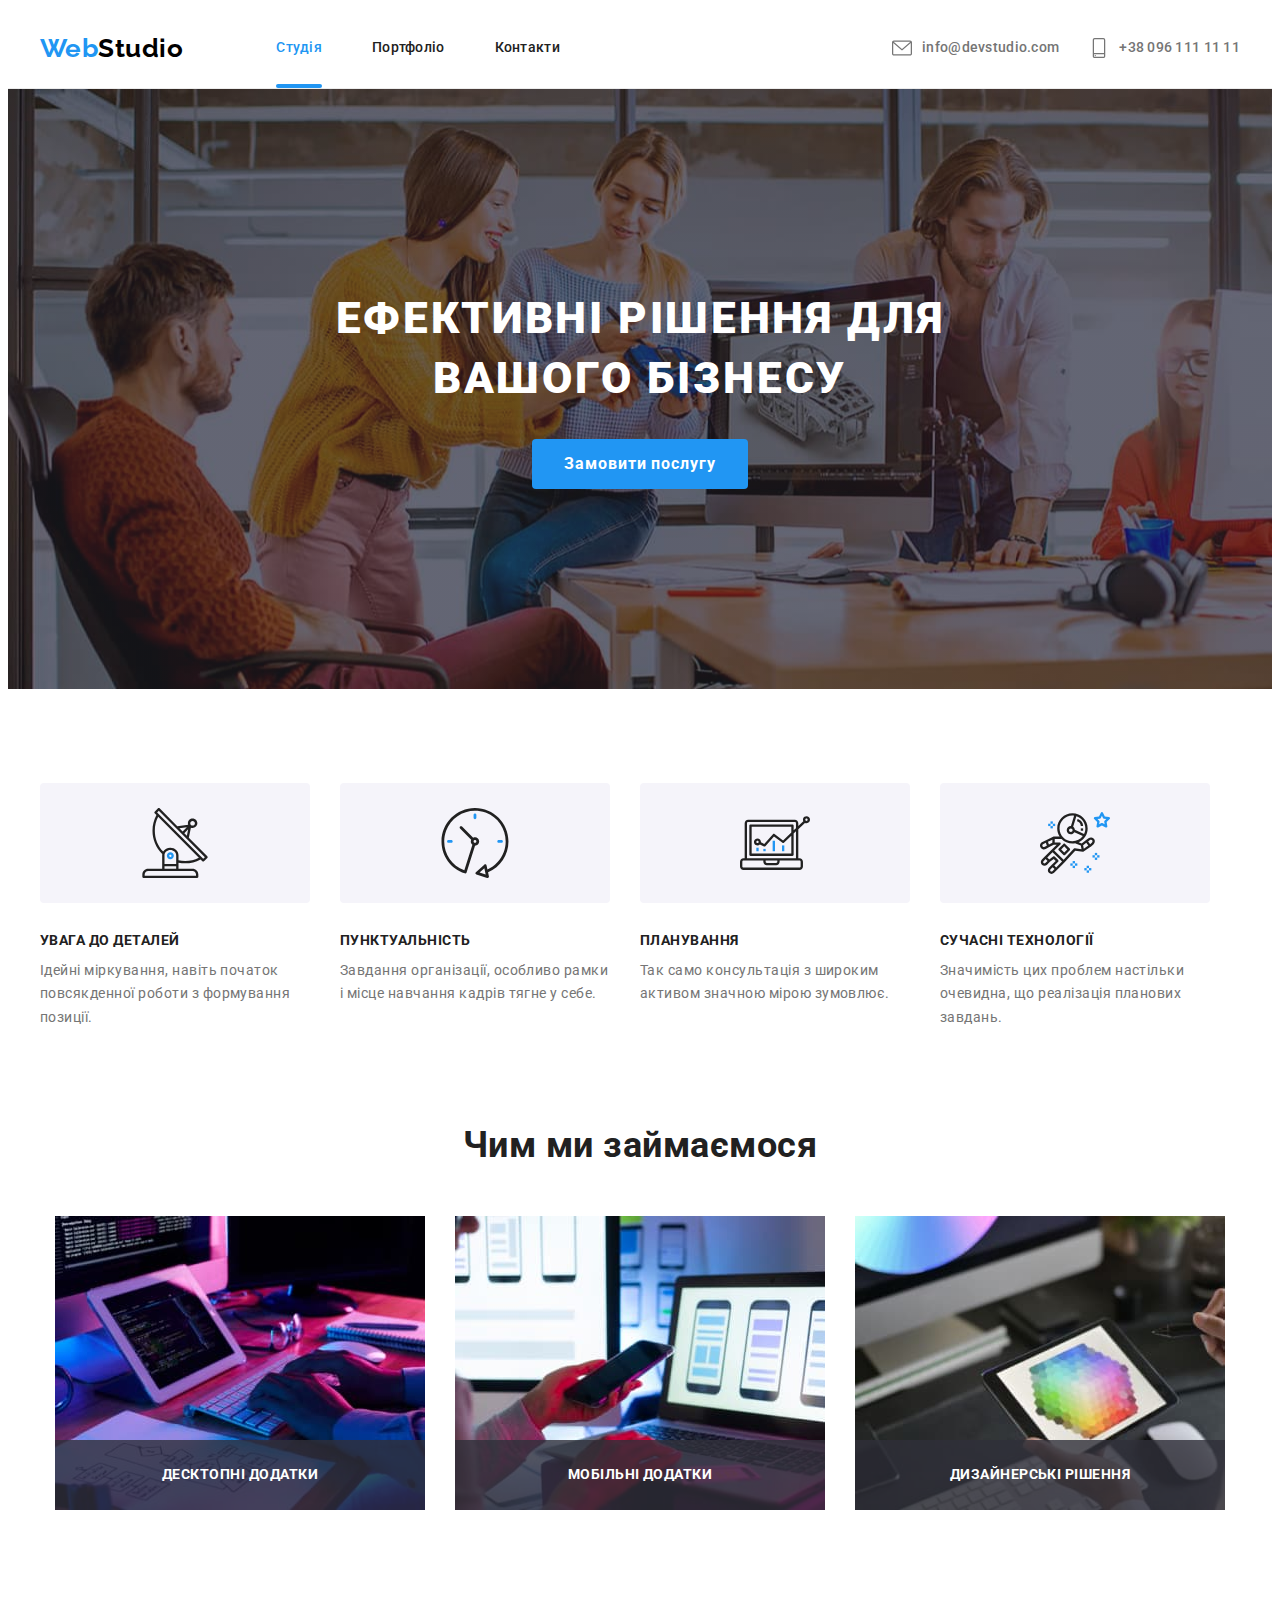
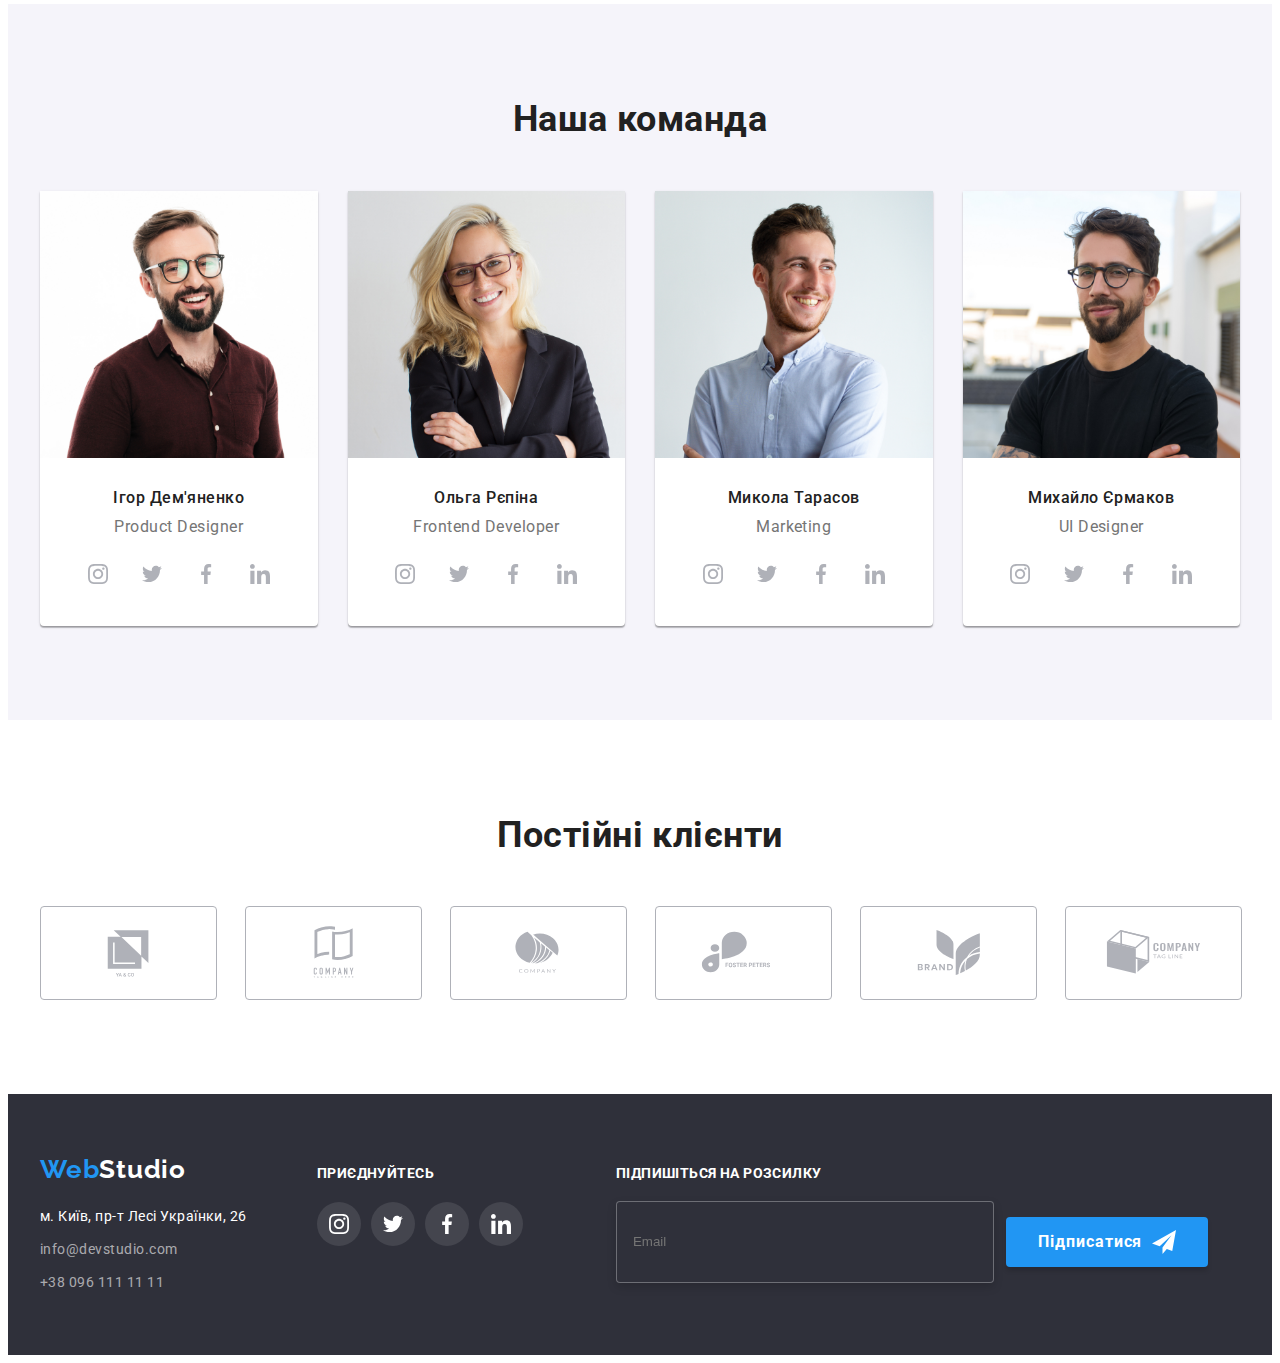
<file: index.html>
<!DOCTYPE html>
<html lang="uk">
  <head>
    <meta charset="UTF-8" />
    <meta http-equiv="X-UA-Compatible" content="IE=edge" />
    <meta name="viewport" content="width=device-width, initial-scale=1.0" />
    <title>Web Studio</title>

    <link rel="preconnect" href="https://fonts.googleapis.com" />
    <link rel="preconnect" href="https://fonts.gstatic.com" crossorigin />
    <link
      href="https://fonts.googleapis.com/css2?family=Raleway:wght@700&family=Roboto:wght@400;500;700;900&display=swap"
      rel="stylesheet"
    />

    <link
      rel="stylesheet"
      href="https://cdnjs.cloudflare.com/ajax/libs/modern-normalize/1.1.0/modern-normalize.min.css"
      integrity="sha512-wpPYUAdjBVSE4KJnH1VR1HeZfpl1ub8YT/NKx4PuQ5NmX2tKuGu6U/JRp5y+Y8XG2tV+wKQpNHVUX03MfMFn9Q=="
      crossorigin="anonymous"
      referrerpolicy="no-referrer"
    />
    <link rel="stylesheet" href="css/styles.css" />
  </head>
  <body>
    <header class="header">
      <div class="container main-nav">
        <nav class="main-nav">
          <a href="./index.html" class="logo"> <span class="accent">Web</span>Studio</a>
          <ul class="nav-list">
            <li class="nav-item">
              <a href="#about" class="nav-link current">Студія</a>
            </li>
            <li class="nav-item">
              <a href="./portfolio.html" class="nav-link">Портфоліо</a>
            </li>
            <li class="nav-item">
              <a href="#contacts" class="nav-link">Контакти</a>
            </li>
          </ul>
        </nav>
        <ul class="call-us-list">
          <li class="call-us-item">
            <a href="mailto:info@devstudio.com" class="call-us-link mail">
              <svg class="icon" width="20px" height="20px">
                <use href="./images/symbol-defs.svg#icon-mail"></use>
              </svg>
              info@devstudio.com</a
            >
          </li>
          <li class="item">
            <a href="tel:+380961111111" class="call-us-link tel">
              <svg class="icon" width="20px" height="20px">
                <use href="./images/symbol-defs.svg#icon-smartphone"></use>
              </svg>
              +38 096 111 11 11</a
            >
          </li>
        </ul>
      </div>
    </header>
    <main>
      <!-- HERO -->

      <section class="hero section">
        <div class="container">
          <h1 class="hero-title">Ефективні рішення для вашого бізнесу</h1>
          <button type="button" data-modal-open class="button">Замовити послугу</button>
        </div>
      </section>
      <!--  Преимущества  -->

      <section id="about" class="section">
        <div class="container">
          <h2 class="visually-hidden">Преимущества</h2>
          <ul class="feature-list">
            <li class="feature-item">
              <div class="thumb">
                <svg class="feature-icon">
                  <use href="./images/symbol-defs.svg#icon-antenna-1 "></use>
                </svg>
              </div>

              <h3 class="title">УВАГА ДО ДЕТАЛЕЙ</h3>
              <p class="text">
                Ідейні міркування, навіть початок повсякденної роботи з формування позиції.
              </p>
            </li>
            <li class="feature-item">
              <div class="thumb">
                <svg class="feature-icon">
                  <use href="./images/symbol-defs.svg#icon-clock-1"></use>
                </svg>
              </div>
              <h3 class="title">ПУНКТУАЛЬНІСТЬ</h3>
              <p class="text">
                Завдання організації, особливо рамки і місце навчання кадрів тягне у себе.
              </p>
            </li>
            <li class="feature-item">
              <div class="thumb">
                <svg class="feature-icon">
                  <use href="./images/symbol-defs.svg#icon-diagram-1 "></use>
                </svg>
              </div>

              <h3 class="title">ПЛАНУВАННЯ</h3>
              <p class="text">Так само консультація з широким активом значною мірою зумовлює.</p>
            </li>
            <li class="feature-item">
              <div class="thumb">
                <svg class="feature-icon">
                  <use href="./images/symbol-defs.svg#icon-astronaut-1 "></use>
                </svg>
              </div>
              <h3 class="title">СУЧАСНІ ТЕХНОЛОГІЇ</h3>
              <p class="text">
                Значимість цих проблем настільки очевидна, що реалізація планових завдань.
              </p>
            </li>
          </ul>
        </div>
      </section>
      <!-- Примеры работ -->

      <section class="section feature">
        <div class="container">
          <h2 id="portfolio" class="section-title">Чим ми займаємося</h2>
          <ul class="work-list">
            <li class="item">
              <div class="wrap-work-list">
                <img src="./images/studio/portfolio1.jpeg" width="370" alt="стіл веб розробника" />
                <p class="work-list-text">Десктопні додатки</p>
              </div>
            </li>
            <li class="item">
              <div class="wrap-work-list">
                <img
                  src="./images/studio/portfolio2.jpeg"
                  width="370"
                  alt="макбук і айфон розробника"
                />
                <p class="work-list-text">Мобільні додатки</p>
              </div>
            </li>
            <li class="item">
              <div class="wrap-work-list">
                <img src="./images/studio/portfolio3.jpeg" width="370" alt="айпад дизайн" />
                <p class="work-list-text">Дизайнерські рішення</p>
              </div>
            </li>
          </ul>
        </div>
      </section>

      <!-- Команда -->

      <section class="section team">
        <div class="container">
          <h2 class="section-title">Наша команда</h2>
          <ul class="team-list">
            <li class="team-item">
              <img
                src="./images/studio/ihor-demyanenko.jpeg"
                alt="photo ihor demyanenko"
                width="270"
              />

              <div class="wrap-card">
                <h3 class="team-title">Ігор Дем'яненко</h3>
                <p class="team-text">Product Designer</p>
                <ul class="social-list">
                  <li>
                    <a href="" class="social-link">
                      <svg class="link-icon">
                        <use href="./images/symbol-defs.svg#icon-instagram"></use>
                      </svg>
                    </a>
                  </li>
                  <li>
                    <a href="" class="social-link">
                      <svg class="link-icon">
                        <use href="./images/symbol-defs.svg#icon-twitter"></use>
                      </svg>
                    </a>
                  </li>
                  <li>
                    <a href="" class="social-link">
                      <svg class="link-icon">
                        <use href="./images/symbol-defs.svg#icon-facebook"></use>
                      </svg>
                    </a>
                  </li>
                  <li>
                    <a href="" class="social-link">
                      <svg class="link-icon">
                        <use href="./images/symbol-defs.svg#icon-linkedin"></use>
                      </svg>
                    </a>
                  </li>
                </ul>
              </div>
            </li>
            <li class="team-item">
              <img src="./images/studio/olga-repina.jpeg" alt="photo olga repina" width="270" />
              <div class="wrap-card">
                <h3 class="team-title">Ольга Рєпіна</h3>
                <p class="team-text">Frontend Developer</p>
                <ul class="social-list">
                  <li>
                    <a href="" class="social-link">
                      <svg class="link-icon">
                        <use href="./images/symbol-defs.svg#icon-instagram"></use>
                      </svg>
                    </a>
                  </li>
                  <li>
                    <a href="" class="social-link">
                      <svg class="link-icon">
                        <use href="./images/symbol-defs.svg#icon-twitter"></use>
                      </svg>
                    </a>
                  </li>
                  <li>
                    <a href="" class="social-link">
                      <svg class="link-icon">
                        <use href="./images/symbol-defs.svg#icon-facebook"></use>
                      </svg>
                    </a>
                  </li>
                  <li>
                    <a href="" class="social-link">
                      <svg class="link-icon">
                        <use href="./images/symbol-defs.svg#icon-linkedin"></use>
                      </svg>
                    </a>
                  </li>
                </ul>
              </div>
            </li>
            <li class="team-item">
              <img
                src="./images/studio/mykola-tarasov.jpeg"
                alt="photo mykola tarasov"
                width="270"
              />
              <div class="wrap-card">
                <h3 class="team-title">Микола Тарасов</h3>
                <p class="team-text">Marketing</p>
                <ul class="social-list">
                  <li>
                    <a href="" class="social-link">
                      <svg class="link-icon">
                        <use href="./images/symbol-defs.svg#icon-instagram"></use>
                      </svg>
                    </a>
                  </li>
                  <li>
                    <a href="" class="social-link">
                      <svg class="link-icon">
                        <use href="./images/symbol-defs.svg#icon-twitter"></use>
                      </svg>
                    </a>
                  </li>
                  <li>
                    <a href="" class="social-link">
                      <svg class="link-icon">
                        <use href="./images/symbol-defs.svg#icon-facebook"></use>
                      </svg>
                    </a>
                  </li>
                  <li>
                    <a href="" class="social-link">
                      <svg class="link-icon">
                        <use href="./images/symbol-defs.svg#icon-linkedin  "></use>
                      </svg>
                    </a>
                  </li>
                </ul>
              </div>
            </li>
            <li class="team-item">
              <img
                src="./images/studio/myhailo-ermakov.jpeg"
                alt="photo myhailo ermakov"
                width="270"
              />
              <div class="wrap-card">
                <h3 class="team-title">Михайло Єрмаков</h3>
                <p class="team-text">UI Designer</p>
                <ul class="social-list">
                  <li>
                    <a href="" class="social-link">
                      <svg class="link-icon">
                        <use href="./images/symbol-defs.svg#icon-instagram"></use>
                      </svg>
                    </a>
                  </li>
                  <li>
                    <a href="" class="social-link">
                      <svg class="link-icon">
                        <use href="./images/symbol-defs.svg#icon-twitter"></use>
                      </svg>
                    </a>
                  </li>
                  <li>
                    <a href="" class="social-link">
                      <svg class="link-icon">
                        <use href="./images/symbol-defs.svg#icon-facebook"></use>
                      </svg>
                    </a>
                  </li>
                  <li>
                    <a href="" class="social-link">
                      <svg class="link-icon">
                        <use href="./images/symbol-defs.svg#icon-linkedin"></use>
                      </svg>
                    </a>
                  </li>
                </ul>
              </div>
            </li>
          </ul>
        </div>
      </section>

      <!-- CLients -->

      <section class="section clients">
        <div class="container">
          <h2 class="section-title">Постійні клієнти</h2>
          <ul class="clients-list">
            <li class="clients-item">
              <a href="" class="clients-link">
                <svg class="clients-icon">
                  <use href="./images/symbol-defs.svg#icon-client-1"></use>
                </svg>
              </a>
            </li>
            <li class="clients-item">
              <a href="" class="clients-link">
                <svg class="clients-icon">
                  <use href="./images/symbol-defs.svg#icon-client-2"></use>
                </svg>
              </a>
            </li>
            <li class="clients-item">
              <a href="" class="clients-link">
                <svg class="clients-icon">
                  <use href="./images/symbol-defs.svg#icon-client-3"></use>
                </svg>
              </a>
            </li>
            <li class="clients-item">
              <a href="" class="clients-link">
                <svg class="clients-icon">
                  <use href="./images/symbol-defs.svg#icon-client-4"></use>
                </svg>
              </a>
            </li>
            <li class="clients-item">
              <a href="" class="clients-link">
                <svg class="clients-icon">
                  <use href="./images/symbol-defs.svg#icon-client-5"></use>
                </svg>
              </a>
            </li>
            <li class="clients-item">
              <a href="" class="clients-link">
                <svg class="clients-icon">
                  <use href="./images/symbol-defs.svg#icon-client-6"></use>
                </svg>
              </a>
            </li>
          </ul>
        </div>
      </section>
    </main>

    <!-- Footer -->

    <footer id="contacts" class="footer">
      <div class="container footer-container">
        <div class="container-logo_adress">
          <a href="./index.html" class="footer-logo"> <span class="accent">Web</span>Studio</a>
          <address class="adress">
            <ul class="footer-list">
              <li class="footer-item">
                <a
                  href="https://goo.gl/maps/7unWGDFjXXysJGBB8"
                  target="_blank"
                  rel="noopener noreferrer"
                  class="footer-link adress"
                  >м. Київ, пр-т Лесі Українки, 26</a
                >
              </li>
              <li class="footer-item">
                <a href="mailto:info@devstudio.com" class="footer-link">info@devstudio.com</a>
              </li>
              <li class="footer-item">
                <a href="tel:+380961111111" class="footer-link">+38 096 111 11 11</a>
              </li>
            </ul>
          </address>
        </div>

        <div class="container-socials">
          <p class="container-socials-text">приєднуйтесь</p>
          <ul class="social-list">
            <li class="social-item">
              <a href="" class="social-link">
                <svg class="link-icon">
                  <use href="./images/symbol-defs.svg#icon-instagram"></use>
                </svg>
              </a>
            </li>
            <li class="social-item">
              <a href="" class="social-link">
                <svg class="link-icon">
                  <use href="./images/symbol-defs.svg#icon-twitter"></use>
                </svg>
              </a>
            </li>
            <li class="social-item">
              <a href="" class="social-link">
                <svg class="link-icon">
                  <use href="./images/symbol-defs.svg#icon-facebook"></use>
                </svg>
              </a>
            </li>
            <li class="social-item">
              <a href="" class="social-link">
                <svg class="link-icon">
                  <use href="./images/symbol-defs.svg#icon-linkedin"></use>
                </svg>
              </a>
            </li>
          </ul>
        </div>
        <div class="container-subscribe">
          <h2 class="subscribe-tittle">Підпишіться на розсилку</h2>
          <form class="subscribe-form" name="email">
            <input
              class="user-email"
              type="email"
              name="email"
              id="email"
              autocomplete="off"
              placeholder="Email"
            />
            <button class="subs button" type="submit">
              Підписатися<svg class="subs-icon" width="24px" height="24px">
                <use class="subs-icon" href="./images/symbol-defs.svg#icon-send"></use>
              </svg>
            </button>
          </form>
        </div>
      </div>
    </footer>
    <div class="backdrop is-hidden" data-modal>
      <div class="modal">
        <button class="modal-btn-close" type="button" data-modal-close>
          <svg class="icon-close" width="18px" height="18px">
            <use href="./images/symbol-defs.svg#icon-close"></use>
          </svg>
        </button>
        <strong class="form-tittle">Залиште свої дані, ми вам передзвонимо</strong>
        <form class="registration-form" name="registration-form">
          <div class="form-group" role="group">
            <label class="form-field">
              <span class="form-label">Ім'я</span>
              <input class="form-input" type="text" name="user-name" />
              <svg class="form-icon" width="18px" height="18px">
                <use href="./images/symbol-defs.svg#icon-person"></use>
              </svg>
            </label>
            <label class="form-field">
              <span class="form-label">Телефон</span>
              <input class="form-input" type="tel" name="user-phone" />
              <svg class="form-icon" width="18px" height="18px">
                <use href="./images/symbol-defs.svg#icon-phone"></use>
              </svg>
            </label>
            <label class="form-field">
              <span class="form-label">Пошта</span>
              <input class="form-input" type="email" name="user-email au" />
              <svg class="form-icon" width="18px" height="18px">
                <use href="./images/symbol-defs.svg#icon-email"></use>
              </svg>
            </label>
            <label class="form-field">
              <span class="form-label">Коментар</span>
              <textarea
                class="form-message"
                name="user-message"
                rows="5"
                placeholder="Введіть текст"
              ></textarea>
            </label>
          </div>
          <label class="form-agreement">
            <input
              class="form-checkbox visually-hidden"
              type="checkbox"
              name="agreement-checkbox"
            />
            <svg class="form-checkbox-icon" width="16px" height="16px">
              <use class="form-icon-unchecked" href="./images/symbol-defs.svg#icon-unchecked"></use>
              <use class="form-icon-checked" href="./images/symbol-defs.svg#icon-check"></use>
            </svg>
            <strong class="agreement-tittle">
              Погоджуюся з розсилкою та приймаю
              <a class="form-agreement-link" href="">Умови договору</a>
            </strong>
          </label>
          <button class="form-btn button" type="submit">Відправити</button>
        </form>
      </div>
    </div>
    <script src="./js/modal.js"></script>
  </body>
</html>
</file>
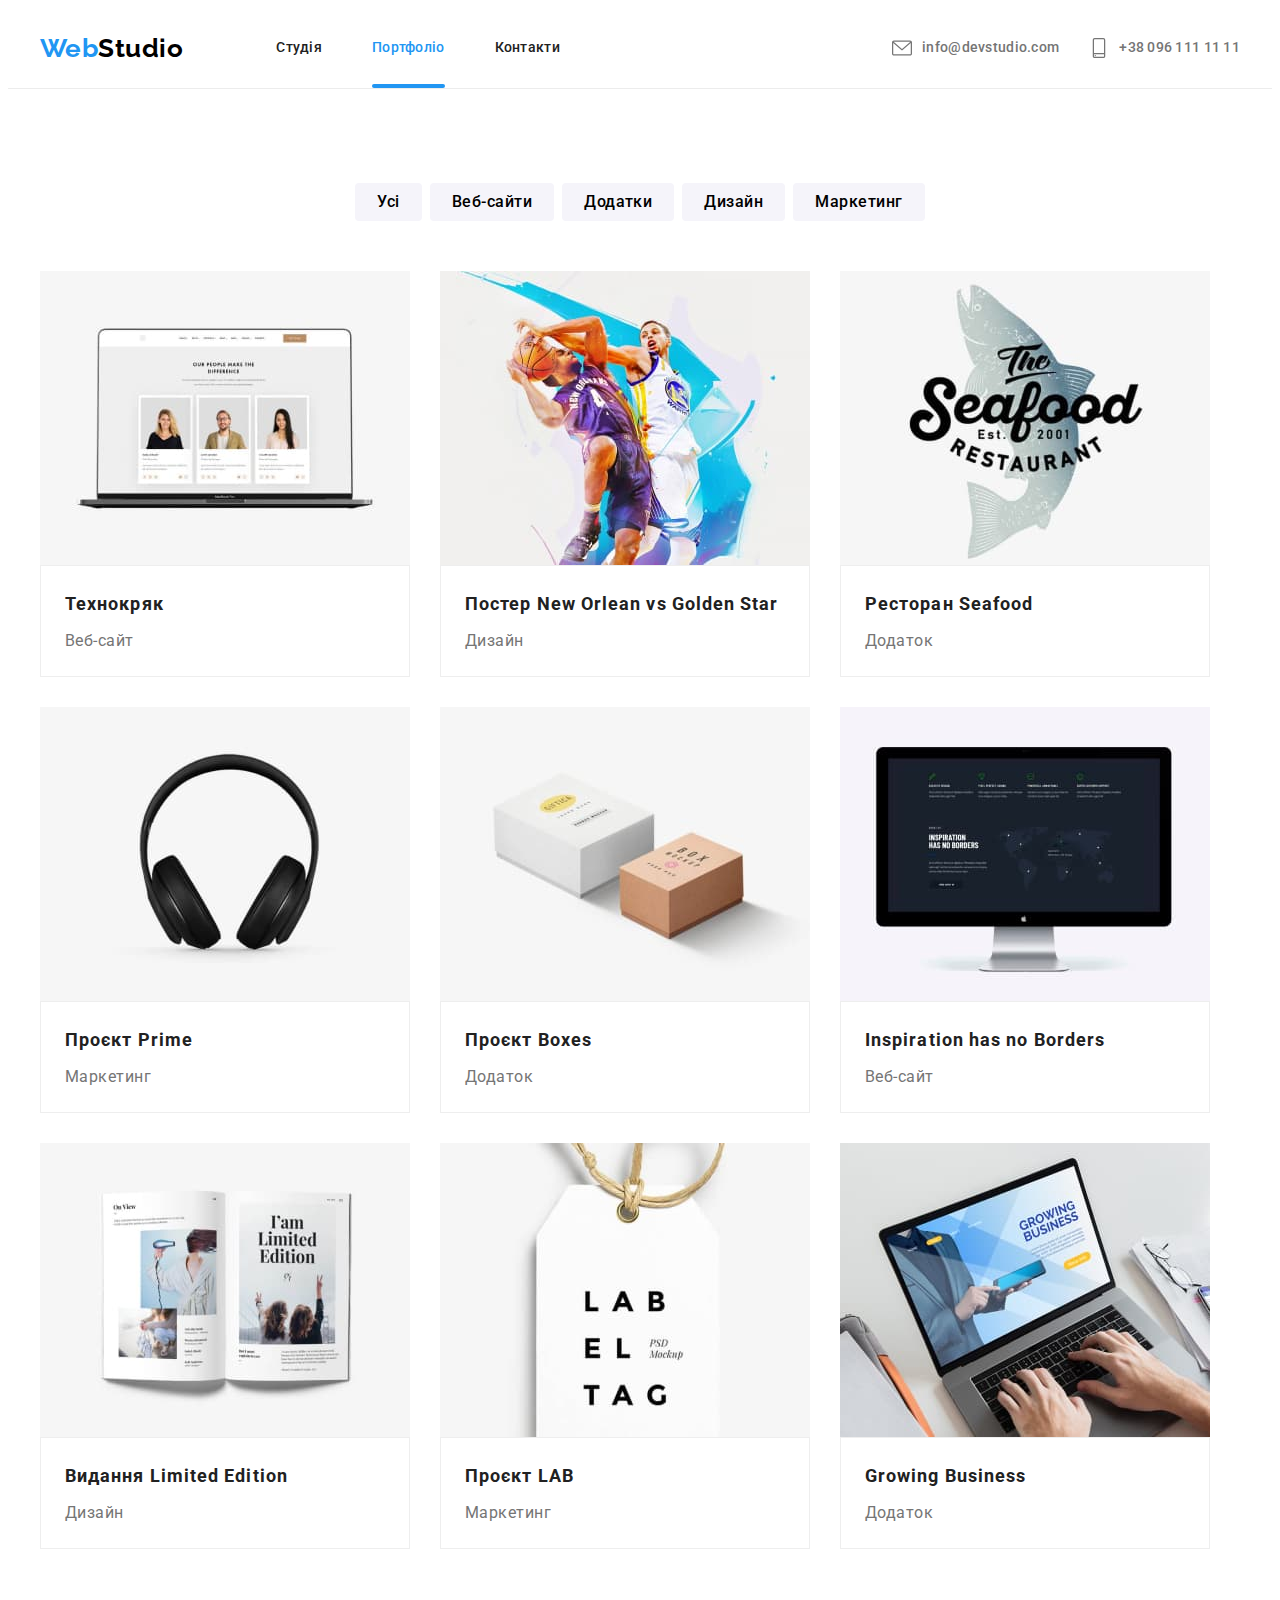
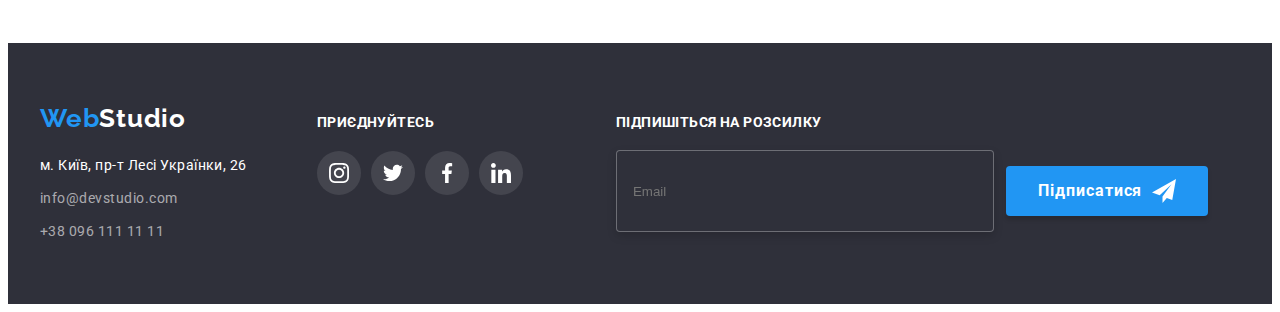
<file: portfolio.html>
<!DOCTYPE html>
<html lang="uk">
  <head>
    <meta charset="UTF-8" />
    <meta http-equiv="X-UA-Compatible" content="IE=edge" />
    <meta name="viewport" content="width=device-width, initial-scale=1.0" />
    <title>Web Studio</title>
    <link rel="preconnect" href="https://fonts.googleapis.com" />
    <link rel="preconnect" href="https://fonts.gstatic.com" crossorigin />
    <link
      href="https://fonts.googleapis.com/css2?family=Raleway:wght@700&family=Roboto:wght@400;500;700;900&display=swap"
      rel="stylesheet"
    />
    <link
      rel="stylesheet"
      href="https://cdnjs.cloudflare.com/ajax/libs/modern-normalize/1.1.0/modern-normalize.min.css"
      integrity="sha512-wpPYUAdjBVSE4KJnH1VR1HeZfpl1ub8YT/NKx4PuQ5NmX2tKuGu6U/JRp5y+Y8XG2tV+wKQpNHVUX03MfMFn9Q=="
      crossorigin="anonymous"
      referrerpolicy="no-referrer"
    />
    <link rel="stylesheet" href="./css/styles.css" />
  </head>
  <body>
    <header class="header">
      <div class="container main-nav">
        <nav class="main-nav">
          <a href="./index.html" class="logo"> <span class="accent">Web</span>Studio</a>
          <ul class="nav-list">
            <li class="nav-item">
              <a href="./index.html" class="nav-link">Студія</a>
            </li>
            <li class="nav-item">
              <a href="./portfolio.html" class="nav-link current">Портфоліо</a>
            </li>
            <li class="nav-item">
              <a href="#contacts" class="nav-link">Контакти</a>
            </li>
          </ul>
        </nav>
        <ul class="call-us-list">
          <li class="call-us-item">
            <a href="mailto:info@devstudio.com" class="call-us-link mail">
              <svg class="icon" width="20px" height="20px">
                <use href="./images/symbol-defs.svg#icon-mail"></use>
              </svg>
              info@devstudio.com</a
            >
          </li>
          <li class="item">
            <a href="tel:+380961111111" class="call-us-link tel">
              <svg class="icon" width="20px" height="20px">
                <use href="./images/symbol-defs.svg#icon-smartphone"></use>
              </svg>
              +38 096 111 11 11</a
            >
          </li>
        </ul>
      </div>
    </header>
    <main>
      <!-- кнопки фильтра-->
      <section class="section examples">
        <div class="container buttons">
          <h1 class="visually-hidden">Заголовок</h1>
          <ul class="button-list">
            <li class="item">
              <button type="button" class="button-filtr">Усі</button>
            </li>
            <li class="item">
              <button type="button" class="button-filtr">Веб-сайти</button>
            </li>
            <li class="item">
              <button type="button" class="button-filtr">Додатки</button>
            </li>
            <li class="item">
              <button type="button" class="button-filtr">Дизайн</button>
            </li>
            <li class="item">
              <button type="button" class="button-filtr">Маркетинг</button>
            </li>
          </ul>

          <!-- примеры работ / карточки -->

          <ul class="examples-list">
            <li class="item">
              <a href="#" class="portfolio-link">
                <div class="thumb-card">
                  <img
                    src="./images/portfolio/project1.jpeg"
                    alt="макбук з портфоліо"
                    width="370"
                  />
                  <p class="thumb-text">
                    Ресурс пропонує комплексні пропозиції з різним рівнем функціоналу та сервісів.
                    Все це дозволить відвідувачу отримати вичерпні відомості про компанію чи
                    приватну особу.
                  </p>
                </div>
                <div class="wrap-card-portfolio">
                  <h2 class="tittle-card">Технокряк</h2>
                  <p class="text">Веб-сайт</p>
                </div>
              </a>
            </li>
            <li class="item">
              <a href="" class="portfolio-link">
                <div class="thumb-card">
                  <img
                    src="./images/portfolio/project2.jpeg"
                    alt="Постер New Orlean vs Golden Star"
                    width="370"
                  />
                  <p class="thumb-text">
                    Ресурс пропонує комплексні пропозиції з різним рівнем функціоналу та сервісів.
                    Все це дозволить відвідувачу отримати вичерпні відомості про компанію чи
                    приватну особу.
                  </p>
                </div>
                <div class="wrap-card-portfolio">
                  <h2 class="tittle-card">Постер New Orlean vs Golden Star</h2>
                  <p class="text">Дизайн</p>
                </div>
              </a>
            </li>

            <li class="item">
              <a href="" class="portfolio-link">
                <div class="thumb-card">
                  <img src="./images/portfolio/project3.jpeg" alt="риба з текстом" width="370" />
                  <p class="thumb-text">
                    Ресурс пропонує комплексні пропозиції з різним рівнем функціоналу та сервісів.
                    Все це дозволить відвідувачу отримати вичерпні відомості про компанію чи
                    приватну особу.
                  </p>
                </div>
                <div class="wrap-card-portfolio">
                  <h2 class="tittle-card">Ресторан Seafood</h2>
                  <p class="text">Додаток</p>
                </div>
              </a>
            </li>
            <li class="item">
              <a href="" class="portfolio-link">
                <div class="thumb-card">
                  <img src="./images/portfolio/project4.jpeg" alt="наушники" width="370" />
                  <p class="thumb-text">
                    Ресурс пропонує комплексні пропозиції з різним рівнем функціоналу та сервісів.
                    Все це дозволить відвідувачу отримати вичерпні відомості про компанію чи
                    приватну особу.
                  </p>
                </div>
                <div class="wrap-card-portfolio">
                  <h2 class="tittle-card">Проєкт Prime</h2>
                  <p class="text">Маркетинг</p>
                </div>
              </a>
            </li>
            <li class="item">
              <a href="" class="portfolio-link">
                <div class="thumb-card">
                  <img src="./images/portfolio/project5.jpeg" alt="две коробки" width="370" />
                  <p class="thumb-text">
                    Ресурс пропонує комплексні пропозиції з різним рівнем функціоналу та сервісів.
                    Все це дозволить відвідувачу отримати вичерпні відомості про компанію чи
                    приватну особу.
                  </p>
                </div>
                <div class="wrap-card-portfolio">
                  <h2 class="tittle-card">Проєкт Boxes</h2>
                  <p class="text">Додаток</p>
                </div>
              </a>
            </li>
            <li class="item">
              <a href="" class="portfolio-link">
                <div class="thumb-card">
                  <img
                    src="./images/portfolio/project6.jpeg"
                    alt="монітор компʼютера"
                    width="370"
                  />
                  <p class="thumb-text">
                    Ресурс пропонує комплексні пропозиції з різним рівнем функціоналу та сервісів.
                    Все це дозволить відвідувачу отримати вичерпні відомості про компанію чи
                    приватну особу.
                  </p>
                </div>
                <div class="wrap-card-portfolio">
                  <h2 class="tittle-card">Inspiration has no Borders</h2>
                  <p class="text">Веб-сайт</p>
                </div>
              </a>
            </li>
            <li class="item">
              <a href="" class="portfolio-link">
                <div class="thumb-card">
                  <img src="./images/portfolio/project7.jpeg" alt="відкритий журнал" width="370" />
                  <p class="thumb-text">
                    Ресурс пропонує комплексні пропозиції з різним рівнем функціоналу та сервісів.
                    Все це дозволить відвідувачу отримати вичерпні відомості про компанію чи
                    приватну особу.
                  </p>
                </div>
                <div class="wrap-card-portfolio">
                  <h2 class="tittle-card">Видання Limited Edition</h2>
                  <p class="text">Дизайн</p>
                </div>
              </a>
            </li>
            <li class="item">
              <a href="" class="portfolio-link">
                <div class="thumb-card">
                  <img src="./images/portfolio/project8.jpeg" alt="бірка" width="370" />
                  <p class="thumb-text">
                    Ресурс пропонує комплексні пропозиції з різним рівнем функціоналу та сервісів.
                    Все це дозволить відвідувачу отримати вичерпні відомості про компанію чи
                    приватну особу.
                  </p>
                </div>
                <div class="wrap-card-portfolio">
                  <h2 class="tittle-card">Проєкт LAB</h2>
                  <p class="text">Маркетинг</p>
                </div>
              </a>
            </li>
            <li class="item">
              <a href="" class="portfolio-link">
                <div class="thumb-card">
                  <img src="./images/portfolio/project9.jpeg" alt="макбук на столі  " width="370" />
                  <p class="thumb-text">
                    Ресурс пропонує комплексні пропозиції з різним рівнем функціоналу та сервісів.
                    Все це дозволить відвідувачу отримати вичерпні відомості про компанію чи
                    приватну особу.
                  </p>
                </div>
                <div class="wrap-card-portfolio">
                  <h2 class="tittle-card">Growing Business</h2>
                  <p class="text">Додаток</p>
                </div>
              </a>
            </li>
          </ul>
        </div>
      </section>
    </main>

    <footer id="contacts" class="footer">
      <div class="container footer-container">
        <div class="container-logo_adress">
          <a href="./index.html" class="footer-logo"> <span class="accent">Web</span>Studio</a>
          <address class="adress">
            <ul class="footer-list">
              <li class="footer-item">
                <a
                  href="https://goo.gl/maps/7unWGDFjXXysJGBB8"
                  target="_blank"
                  rel="noopener noreferrer"
                  class="footer-link adress"
                  >м. Київ, пр-т Лесі Українки, 26</a
                >
              </li>
              <li class="footer-item">
                <a href="mailto:info@devstudio.com" class="footer-link">info@devstudio.com</a>
              </li>
              <li class="footer-item">
                <a href="tel:+380961111111" class="footer-link">+38 096 111 11 11</a>
              </li>
            </ul>
          </address>
        </div>

        <div class="container-socials">
          <p class="container-socials-text">приєднуйтесь</p>
          <ul class="social-list">
            <li class="social-item">
              <a href="" class="social-link">
                <svg class="link-icon">
                  <use href="./images/symbol-defs.svg#icon-instagram"></use>
                </svg>
              </a>
            </li>
            <li class="social-item">
              <a href="" class="social-link">
                <svg class="link-icon">
                  <use href="./images/symbol-defs.svg#icon-twitter"></use>
                </svg>
              </a>
            </li>
            <li class="social-item">
              <a href="" class="social-link">
                <svg class="link-icon">
                  <use href="./images/symbol-defs.svg#icon-facebook"></use>
                </svg>
              </a>
            </li>
            <li class="social-item">
              <a href="" class="social-link">
                <svg class="link-icon">
                  <use href="./images/symbol-defs.svg#icon-linkedin"></use>
                </svg>
              </a>
            </li>
          </ul>
        </div>
        <div class="container-subscribe">
          <h2 class="subscribe-tittle">Підпишіться на розсилку</h2>
          <form class="subscribe-form" name="email">
            <input
              class="user-email"
              type="email"
              name="email"
              id="email"
              autocomplete="off"
              placeholder="Email"
            />
            <button type="submit" class="subs button">
              Підписатися<svg class="subs-icon" width="24px" height="24px">
                <use class="subs-icon" href="./images/symbol-defs.svg#icon-send"></use>
              </svg>
            </button>
          </form>
        </div>
      </div>
    </footer>
  </body>
</html>
</file>
<file: css/styles.css>
/* цвет лого черный #000000 */
/* основной черный чвет #212121 */
/* вторичный черный цвет #757575 */
/* акцент (цвет при наведении) #2196F3; */
/* primary-font-family: "Roboto", sans-serif;*/
/* tittle-font-family: "Raleway", sans-serif; */

:root {
  --primary-text-color: #757575;
  --tittle-text-color: #212121;
  --accent-color: #2196f3;
  --primary-white-color: #ffffff;
  --primary-bg-color-button: #f5f4fa;
  --tittle-font-family: 'Raleway', sans-serif;
}

h1,
h2,
h3,
h4,
h5,
h6,
p {
  margin: 0px;
}
img {
  display: block;
  width: 100%;
}
ul {
  list-style: none;
  margin: 0;
  padding: 0;
}
a {
  text-decoration: none;
  color: currentColor;
  font-style: normal;
}

body {
  background-color: var(--privary-white-color);
  color: #757575;
  font-family: 'Roboto', sans-serif;
  letter-spacing: 0.03em;
}

button {
  font-family: inherit;
}

.section {
  padding-top: 94px;
  padding-bottom: 94px;
}

input,
textarea {
  outline: transparent;
}

/* index.html - Студія */
/* header */

.header {
  display: flex;
  height: 80px;
}
.container {
  width: 1200px;
  padding-left: 15px;
  padding-right: 15px;
  margin-left: auto;
  margin-right: auto;
}

/* logo */

.logo {
  color: #000000;
  font-family: var(--tittle-font-family);
  font-weight: 700;
  font-size: 26px;
  line-height: 1.19;
  margin-right: 93px;
}
.accent {
  color: var(--accent-color);
}

/* Навигация сайта */

.main-nav {
  display: flex;
  justify-content: space-between;
  align-items: center;
}
.header {
  border-bottom: 1px solid #ececec;
}

.nav-list {
  display: flex;
}

.nav-list .nav-link {
  position: relative;
  display: block;
  color: var(--tittle-text-color);
  letter-spacing: 0.02em;

  font-weight: 500;
  font-size: 14px;
  line-height: 1.14;
  padding-top: 32px;
  padding-bottom: 32px;

  transition-property: color;
  transition-duration: 250ms;
  transition-timing-function: cubic-bezier(0.4, 0, 0.2, 1);
}
.nav-list .nav-item + .nav-item,
.call-us .nav-item + .nav-item {
  margin-left: 50px;
}

.nav-list .nav-link:focus,
.nav-list .nav-link:hover {
  color: var(--accent-color);
}
.nav-list .nav-link.current {
  color: var(--accent-color);
}
.nav-list .nav-link.current::after,
.nav-link:hover::after {
  position: absolute;
  bottom: 0;
  right: 0;

  content: '';
  display: block;
  width: 100%;
  height: 4px;
  border-radius: 2px;
  background-color: var(--accent-color);
}

/* Связь с нами */

.call-us-list {
  display: flex;
  gap: 30px;
}
.call-us-link {
  display: block;
  color: #757575;
  font-weight: 500;
  font-size: 14px;
  line-height: 1.14;
  letter-spacing: 0.02em;
  margin-top: 0px;
  margin-bottom: 0px;
  padding-top: 32px;
  padding-bottom: 32px;

  transition-property: color;
  transition-duration: 250ms;
  transition-timing-function: cubic-bezier(0.4, 0, 0.2, 1);
}
.call-us-list .call-us-link:focus,
.call-us-list .call-us-link:hover {
  color: var(--accent-color);
}

.call-us-item {
  display: flex;
  align-items: center;
}

.call-us-link.mail {
  display: flex;
  justify-content: center;
  align-items: center;
}
.call-us-link.tel {
  display: flex;
  justify-content: center;
  align-items: center;
}
.call-us-list .icon {
  fill: currentColor;
  margin-right: 10px;
}

/* main */

/* hero */
.hero {
  max-width: 1600px;
  padding-top: 200px;
  padding-bottom: 200px;
  padding-left: 0px;
  padding-right: 0px;
  text-align: center;
  margin-right: auto;
  margin-left: auto;

  background-color: #2f303a;
  background-image: linear-gradient(to right, #2f303a66 40%, #2f303a66 40%),
    url(../images/studio/hero_photo.jpeg);
  background-size: cover;
  background-repeat: no-repeat;
}

.hero .hero-title {
  color: #ffffff;
  letter-spacing: 0.06em;
  font-weight: 900;
  font-size: 44px;
  line-height: 1.36;
  text-align: center;
  text-transform: uppercase;
  margin-right: auto;
  margin-left: auto;
  width: 696px;
}

/* кнопка героя */

.button {
  background-color: var(--accent-color);
  color: var(--primary-white-color);
  letter-spacing: 0.06em;
  font-weight: 700;
  font-size: 16px;
  line-height: 1.87;
  border-radius: 4px;
  min-width: 216px;
  text-align: center;
  padding-top: 10px;
  padding-bottom: 10px;
  padding-left: 32px;
  padding-right: 32px;
  margin-top: 30px;
  border: none;
  cursor: pointer;
}

/* Преимущества */

/* скрытый заголовок */
.visually-hidden {
  position: absolute;
  width: 1px;
  height: 1px;
  margin: -1px;
  border: 0;
  padding: 0;

  white-space: nowrap;
  clip-path: inset(100%);
  clip: rect(0 0 0 0);
  overflow: hidden;
}
/* скрытый заголовок  */

.feature-item {
  width: 270px;
}

.feature-item .thumb {
  display: flex;
  justify-content: center;
  align-items: center;
  height: 120px;
  background-color: #f5f4fa;
  border-radius: 4px;
  margin-bottom: 30px;
}
.thumb .feature-icon {
  width: 70px;
  height: 70px;
}
/* Примеры работ */
.feature {
  padding-top: 0px;
}

.feature-list {
  display: flex;
  gap: 30px;
}

.feature-list .title {
  color: var(--tittle-text-color);
  font-weight: 700;
  font-size: 14px;
  line-height: 1.14;
  margin-bottom: 10px;
}
.feature-list .text {
  font-size: 14px;
  line-height: 1.71;
}

.section .section-title {
  color: var(--tittle-text-color);
  font-weight: 700;
  font-size: 36px;
  line-height: 1.17;
  text-align: center;
  margin-bottom: 50px;
}
.section .work-list {
  display: flex;
  align-items: center;
  justify-content: center;
}
.work-list .item + .item {
  margin-left: 30px;
}
.wrap-work-list {
  position: relative;
}

.work-list-text {
  position: absolute;
  bottom: 0;

  width: 100%;
  height: 70px;
  background-color: rgba(47, 48, 58, 0.8);

  display: flex;
  justify-content: center;
  align-items: center;

  font-weight: 700;
  font-size: 14px;
  line-height: 1.14;
  text-align: center;

  text-transform: uppercase;
  color: #ffffff;
}

/* Команда */
.section.team {
  background-color: #f5f4fa;
}

.wrap-card {
  padding: 30px 0;
}
.team-list .team-item {
  background-color: #ffffff;

  border-radius: 0px 0px 4px 4px;
  text-align: center;
  box-shadow: 0px 1px 3px rgba(0, 0, 0, 0.12), 0px 1px 1px rgba(0, 0, 0, 0.14),
    0px 2px 1px rgba(0, 0, 0, 0.2);
}
.team-list {
  display: flex;
}
.team-list .team-item + .team-item {
  margin-left: 30px;
}
.team-list .team-title {
  color: var(--tittle-text-color);
  font-weight: 500;
  font-size: 16px;
  line-height: 1.19;
  margin-bottom: 10px;
}
.team-list .team-text {
  font-size: 16px;
  line-height: 1.19;
  margin-bottom: 16px;
}
.social-list {
  display: flex;
  justify-content: center;
  gap: 10px;
}
.social-list .link-icon {
  width: 20px;
  height: 20px;
  fill: #afb1b8;

  transition-property: fill;
  transition-duration: 250ms;
}

.social-link {
  display: flex;
  justify-content: center;
  align-items: center;
  width: 44px;
  height: 44px;
  border-radius: 50%;

  transition-property: background-color, fill;
  transition-duration: 250ms;
  transition-timing-function: cubic-bezier(0.4, 0, 0.2, 1);
}
.wrap-card .social-link:hover,
.wrap-card .social-link:focus {
  background-color: var(--accent-color);
}

.social-link:focus .link-icon,
.social-link:hover .link-icon {
  fill: #ffffff;
}

/* CLients */

.clients .section-tittle {
  font-size: 36px;
  line-height: 1.17;
  text-align: center;
  letter-spacing: 0.03em;
  margin-bottom: 50px;
}
.clients .clients-list {
  display: flex;
  justify-content: center;
  gap: 30px;
}

.clients-item {
  flex-grow: 1;
}

.clients-link {
  display: flex;
  justify-content: center;
  align-items: center;
  width: 100%;
  height: 92px;
  border: 1px solid #afb1b8;
  border-radius: 4px;

  transition-property: border;
  transition-duration: 250ms;
  transition-timing-function: cubic-bezier(0.4, 0, 0.2, 1);
}

.clients-icon {
  width: 106px;
  height: 60px;
  fill: #afb1b8;

  transition-property: fill;
  transition-duration: 250ms;
  transition-timing-function: cubic-bezier(0.4, 0, 0.2, 1);
}

.clients-link:focus,
.clients-link:hover {
  border: 1px solid var(--accent-color);
}

.clients-link:focus .clients-icon,
.clients-link:hover .clients-icon {
  fill: var(--accent-color);
}

/* Footer */

.footer {
  background-color: #2f303a;
  padding: 60px 0;
}

.footer-container {
  display: flex;
  align-items: baseline;
}

.container-logo_adress {
  margin-right: 70px;
}

.footer-logo {
  display: inline-block;
  margin-bottom: 20px;

  font-family: 'Raleway';
  color: #ffffff;
  font-weight: 700;
  font-size: 26px;
  line-height: 31px;
  letter-spacing: 0.03em;
}
.footer-logo .accent {
  color: var(--accent-color);
}

.footer-list .footer-item + .footer-item {
  margin-top: 9px;
}

.footer-list {
  font-size: 14px;
  line-height: 1.71;
  color: rgba(255, 255, 255, 0.6);
}
.footer-link {
  transition-property: color;
  transition-duration: 250ms;
  transition-timing-function: cubic-bezier(0.4, 0, 0.2, 1);
}

.footer-link.adress {
  color: var(--primary-white-color);
}

.footer-list .footer-link:focus,
.footer-list .footer-link:hover {
  color: var(--accent-color);
}

.container-socials {
  color: var(--primary-white-color);
  margin-right: 93px;
}

.container-socials-text {
  font-weight: 700;
  font-size: 14px;
  line-height: 1.14;
  letter-spacing: 0.03em;
  margin-bottom: 20px;
  text-transform: uppercase;
}

.container-socials .social-item {
  flex-grow: 1;
}
.container-socials .social-link {
  background-color: rgba(255, 255, 255, 0.1);
}

.container-socials .link-icon {
  fill: #ffffff;
}

.container-socials .social-link:focus,
.container-socials .social-link:hover {
  background-color: var(--accent-color);
}

/* .container-subscribe {
} */
.subscribe-form {
  display: flex;
  align-items: center;
  justify-content: center;
}

.subscribe-tittle {
  color: var(--primary-white-color);

  font-weight: 700;
  font-size: 14px;
  line-height: 16px;
  letter-spacing: 0.03em;
  text-transform: uppercase;
  margin-bottom: 20px;
}

.user-email {
  width: 358px;
  height: 50px;

  margin-right: 12px;
  padding-left: 16px;
  padding-top: 15px;
  padding-bottom: 15px;

  background-color: #2f303a;
  border: 1px solid rgba(255, 255, 255, 0.3);
  filter: drop-shadow(0px 4px 4px rgba(0, 0, 0, 0.15));
  border-radius: 4px;

  color: #ffffff;
}

.subs.button {
  display: flex;
  justify-content: center;
  align-items: center;
  gap: 10px;
  margin: 0;

  min-width: 200px;
  box-shadow: 0px 4px 4px rgba(0, 0, 0, 0.15);
}

.subs-icon {
  fill: #ffffff;
}
/* =========================== */
/* portfolio.html - Портфоліо */
/* =========================== */

header.section {
  border: 1px solid #ececec;
  padding-top: 0;
  padding-bottom: 0;
}
/* main */
/*кнопки фильтра */

.button-list {
  display: flex;
  margin-left: auto;
  margin-right: auto;
  justify-content: center;
  margin-bottom: 50px;
}
.button-list .item + .item {
  margin-left: 8px;
}
.button-list .button-filtr:focus,
.button-list .button-filtr:hover {
  color: var(--primary-white-color);
  background-color: var(--accent-color);
  box-shadow: 0px 3px 1px rgba(0, 0, 0, 0.1), 0px 1px 2px rgba(0, 0, 0, 0.08),
    0px 2px 2px rgba(0, 0, 0, 0.12);
}
.button-list .button-filtr {
  font-weight: 500;
  font-size: 16px;
  line-height: 1.63;
  letter-spacing: 0.03em;
  background: #f5f4fa;
  border: none;
  border-radius: 4px;
  text-align: center;
  padding-left: 22px;
  padding-right: 22px;
  padding-top: 6px;
  padding-bottom: 6px;
  cursor: pointer;

  transition-property: color, background-color, box-shadow;
  transition-duration: 250ms;
  transition-timing-function: cubic-bezier(0.4, 0, 0.2, 1);
}

/* примеры работ / карточки */

.examples-list {
  display: flex;
  flex-wrap: wrap;
  padding: 0px;
  gap: 30px;

  transition-property: box-shadow;
  transition-duration: 250ms;
}

.examples .portfolio-link {
  display: block;
  color: var(--tittle-text-color);
}
.portfolio-link:hover,
.portfolio-link:focus {
  box-shadow: 0px 1px 1px rgba(0, 0, 0, 0.12), 0px 4px 4px rgba(0, 0, 0, 0.06),
    1px 4px 6px rgba(0, 0, 0, 0.16);
}
.examples-list .tittle-card {
  font-weight: 700;
  font-size: 18px;
  line-height: 2;
  letter-spacing: 0.06em;
  margin-bottom: 4px;
}
.examples .text {
  font-size: 16px;
  line-height: 1.88;
  letter-spacing: 0.03em;
  color: var(--primary-text-color);
}

.wrap-card-portfolio {
  background: #ffffff;
  border: 1px solid #eeeeee;
  padding: 20px 24px;
}

.thumb-card {
  position: relative;
  overflow: hidden;
}

.thumb-text {
  position: absolute;
  transform: translateY(0);

  transition-property: transform;
  transition-duration: 250ms;
  transition-timing-function: cubic-bezier(0.4, 0, 0.2, 1);

  font-size: 18px;
  line-height: 1.56;
  letter-spacing: 0.03em;
  color: var(--primary-white-color);

  display: flex;
  align-items: center;
  padding: 63px 24px;
  background-color: rgba(33, 150, 243, 0.9);
}

.portfolio-link:hover .thumb-text,
.portfolio-link:focus .thumb-text {
  transform: translateY(-100%);
}

/* ================================= */
/* модальное окно */
/* =================================  */

.backdrop {
  position: fixed;
  top: 0;
  left: 0;

  width: 100%;
  height: 100%;

  background-color: rgba(0, 0, 0, 0.2);
  z-index: 10;
  transition: opacity 600ms, visibility 600ms;

  opacity: 1;
  pointer-events: initial;
  visibility: visible;
}

.backdrop.is-hidden {
  opacity: 0;
  pointer-events: none;
  visibility: hidden;
}

.modal {
  position: absolute;
  top: 50%;
  left: 50%;
  transform: translate(-50%, -50%) scale(1);
  padding: 40px;

  width: 528px;
  min-height: 581px;
  border-radius: 4px;
  background-color: #ffffff;

  transition-property: transform;
  transition-duration: 250ms;
  transition-timing-function: cubic-bezier(0.4, 0, 0.2, 1);
}

.backdrop.is-hidden .modal {
  transform: translate(-50%, -50%) scale(0.3);
}

.modal-btn-close {
  position: absolute;
  top: 8px;
  right: 8px;

  display: flex;
  justify-content: center;
  align-items: center;

  width: 30px;
  height: 30px;
  padding: 0;

  cursor: pointer;
  background-color: #ffffff;
  border: 1px solid rgba(0, 0, 0, 0.1);
  border-radius: 50%;
}

.icon-close {
  transition-property: fill;
  transition-duration: 250ms;
  transition-timing-function: cubic-bezier(0.4, 0, 0.2, 1);
}

.modal-btn-close:focus .icon-close,
.modal-btn-close:hover .icon-close {
  fill: var(--accent-color);
}

/* REGISTRATION-FORM */

.form-tittle {
  display: block;
  margin-bottom: 12px;

  font-size: 20px;
  line-height: 1.15;
  text-align: center;

  color: var(--tittle-text-color);
}

.form-group {
  margin-bottom: 20px;
}

.form-field {
  position: relative;
  display: block;
  width: 100%;
}

.form-field + .form-field {
  margin-top: 10px;
}

.form-field:hover .form-icon,
.form-field:focus .form-icon {
  fill: var(--accent-color);
}
.form-field:hover .form-input {
  border-color: var(--accent-color);
}

.form-label {
  display: block;
  margin-bottom: 4px;

  font-weight: 400;
  font-size: 12px;
  line-height: 1.16;
  letter-spacing: 0.01em;
}

.form-input {
  width: 100%;
  height: 40px;
  padding-left: 42px;
  padding-right: 42px;

  border: 1px solid rgba(33, 33, 33, 0.2);
  border-radius: 4px;

  transition-property: border-color;
  transition-duration: 250ms;
  transition-timing-function: cubic-bezier(0.4, 0, 0.2, 1);
}

.form-field:hover .form-message,
.form-field:focus .form-message {
  border-color: var(--accent-color);
}

.form-icon {
  position: absolute;

  bottom: 11px;
  left: 12px;

  transition-property: fill;
  transition-duration: 250ms;
  transition-timing-function: cubic-bezier(0.4, 0, 0.2, 1);
}

.form-message {
  width: 100%;
  height: 120px;
  padding: 12px 16px;

  border: 1px solid rgba(33, 33, 33, 0.2);
  border-radius: 4px;

  resize: none;

  font-weight: 400;
  font-size: 12px;
  line-height: 14px;
  letter-spacing: 0.01em;

  transition-property: border-color;
  transition-duration: 250ms;
  transition-timing-function: cubic-bezier(0.4, 0, 0.2, 1);
}

.form-message::placeholder {
  font-weight: 400;
  font-size: 12px;
  line-height: 14px;
  letter-spacing: 0.01em;
  color: rgba(117, 117, 117, 0.5);
}
.form-agreement {
  display: flex;
  justify-content: center;
  align-items: center;
  gap: 10px;
  margin-bottom: 30px;

  font-weight: 400;
  font-size: 14px;
  line-height: 1.71;
}

.form-btn.button {
  display: block;
  margin-top: 0px;
  margin-left: auto;
  margin-right: auto;

  min-width: 200px;
  height: 50px;

  padding: 10px 52px;
  box-shadow: 0px 4px 4px rgba(0, 0, 0, 0.15);
  border: 0;
}

.form-icon-unchecked {
  opacity: 1;
}
.form-icon-checked {
  opacity: 0;
}

.form-checkbox:checked + .form-checkbox-icon .form-icon-unchecked {
  opacity: 0;
}
.form-checkbox:checked + .form-checkbox-icon .form-icon-checked {
  opacity: 1;
}
.agreement-tittle {
  color: var(--primary-text-color);
  font-weight: 400;
  font-size: 14px;
  line-height: 1.71;
}

.form-agreement-link {
  text-decoration: underline;
  text-underline-position: under;
  color: var(--accent-color);
}
</file>
